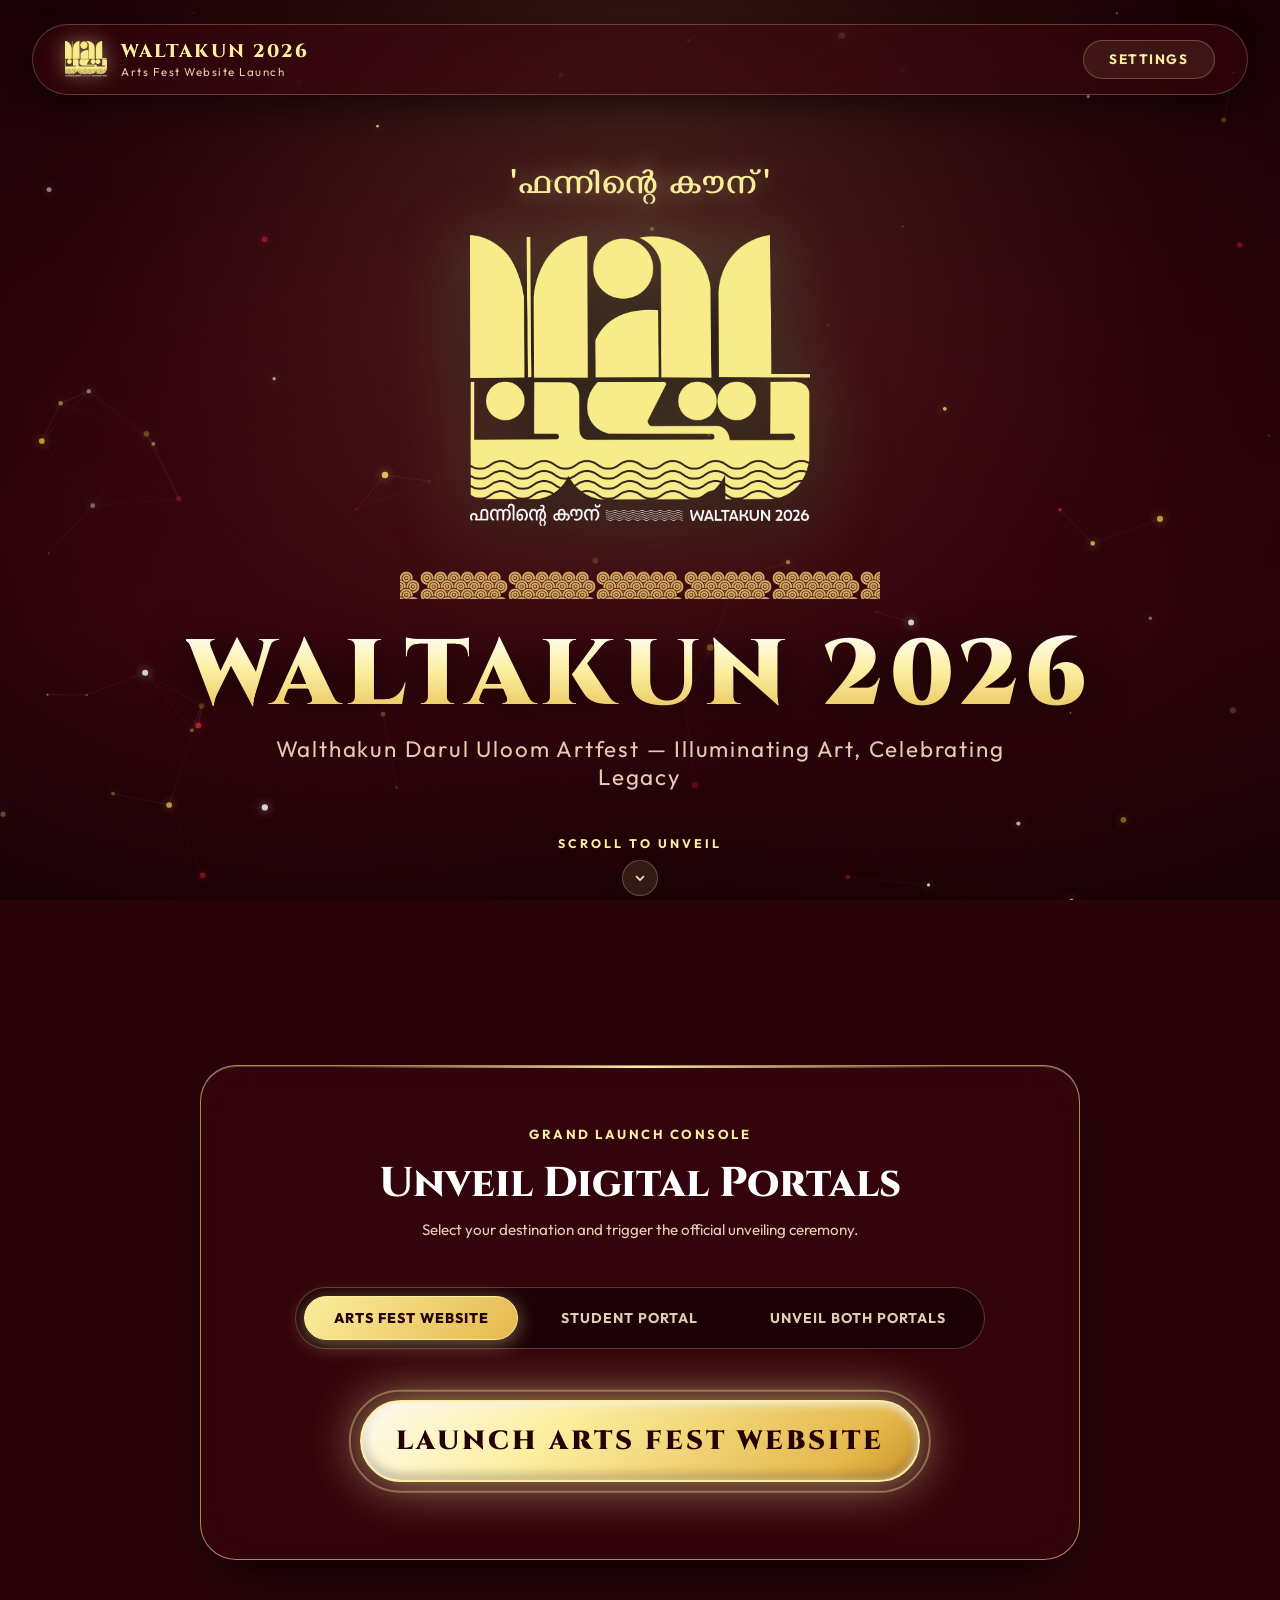
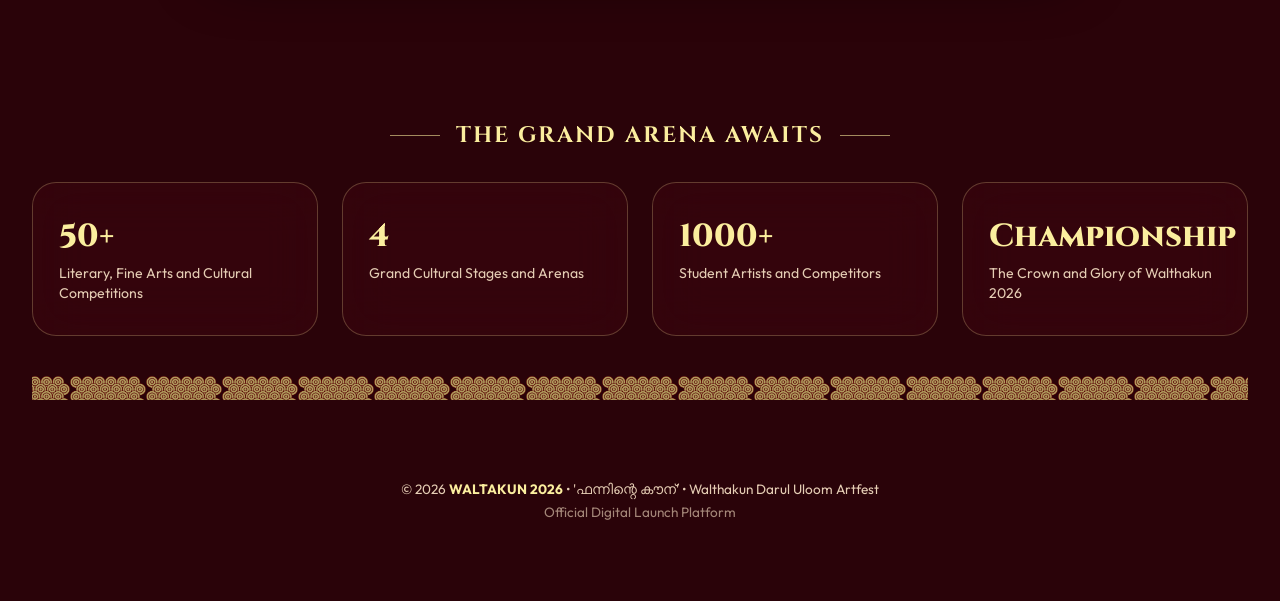
<file: index.html>
<!DOCTYPE html>
<html lang="en">
<head>
  <meta charset="UTF-8">
  <meta name="viewport" content="width=device-width, initial-scale=1.0">
  <title>WALTAKUN 2026 — Arts Fest & Student Portal Launch</title>
  
  <!-- Meta & Social Sharing -->
  <meta name="description" content="ഫന്നിന്റെ കൗന് — Official Website Launch Portal for WALTAKUN 2026 Artfest & Student Portal.">
  <meta property="og:title" content="WALTAKUN 2026 — Art Fest & Student Portal Launch">
  <meta property="og:description" content="ഫന്നിന്റെ കൗന് — Experience the grand unveiling of WALTAKUN 2026.">
  <meta property="og:image" content="assets/logo-transparent.png">
  <meta property="og:type" content="website">

  <!-- Favicon -->
  <link rel="icon" type="image/png" href="assets/logo-transparent.png">

  <!-- Google Fonts: Cinzel, Outfit, and Malayalam Gayathri -->
  <link rel="preconnect" href="https://fonts.googleapis.com">
  <link rel="preconnect" href="https://fonts.gstatic.com" crossorigin>
  <link href="https://fonts.googleapis.com/css2?family=Cinzel:wght@600;700;800;900&family=Gayathri:wght@700&family=Outfit:wght@300;400;500;600;700;800&display=swap" rel="stylesheet">

  <!-- Stylesheet -->
  <link rel="stylesheet" href="css/style.css">
</head>
<body>

  <!-- Ambient Velvet Crimson Background & Video Background -->
  <div class="ambient-glow-background"></div>
  
  <div class="video-bg-container">
    <video id="bg-video-1" class="bg-video active" autoplay muted playsinline preload="auto">
      <source src="assets/videos/logo_drifting.mp4" type="video/mp4">
      <source src="Yellow_logo_drifting_on_red_20260910125820.mp4" type="video/mp4">
    </video>
    <video id="bg-video-2" class="bg-video" muted playsinline preload="auto">
      <source src="assets/videos/patterns_floating.mp4" type="video/mp4">
      <source src="Lettering_and_patterns_floating_1080p_20260910125832.mp4" type="video/mp4">
    </video>
    <div class="video-tint-vignette"></div>
  </div>

  <canvas id="particles-canvas"></canvas>
  <canvas id="confetti-canvas"></canvas>

  <!-- Page Layout Wrapper -->
  <div class="app-container">
    
    <!-- Top Minimal Navigation Bar -->
    <header class="header-nav">
      <a href="#" class="brand-link">
        <img src="assets/logo-transparent.png" alt="WALTAKUN Logo" class="nav-logo-thumb">
        <div class="nav-brand-info">
          <span class="nav-fest-title" id="nav-fest-title">WALTAKUN 2026</span>
          <span class="nav-fest-subtitle" id="nav-fest-subtitle">Darul Uloom Artfest</span>
        </div>
      </a>

      <!-- Dedicated Settings Capsule Button in Top Right -->
      <button id="btn-open-settings" class="btn-dedicated-settings" title="Open Launch Settings">
        <span>Settings</span>
      </button>
    </header>

    <!-- =======================================================
         SECTION 1: TOP HERO (Official Artwork, Motto, Typography)
         ======================================================= -->
    <section class="hero-top-section">
      
      <!-- Official Poster Motto Callout -->
      <div class="poster-motto-callout" id="hero-motto">
        'ഫന്നിന്റെ കൗന്'
      </div>

      <!-- Official Transparent Typography Logo Showcase -->
      <div class="hero-logo-showcase">
        <div class="hero-logo-glow"></div>
        <img src="assets/logo-transparent.png" alt="WALTAKUN 2026 Typography Logo" class="hero-logo-img">
      </div>

      <!-- Ornate Concentric Circles Divider Motif -->
      <div class="ornate-circles-divider"></div>

      <h1 class="fest-hero-title" id="hero-title">WALTAKUN 2026</h1>
      <p class="fest-hero-sub" id="hero-tagline">Walthakun Darul Uloom Artfest — Illuminating Art, Celebrating Legacy</p>

      <!-- Animated Scroll Down Guide to the Launch Arena -->
      <a href="#launch-arena" class="scroll-down-prompt">
        <span class="scroll-text">Scroll to Unveil</span>
        <div class="scroll-chevron-bounce">
          <svg width="16" height="16" viewBox="0 0 24 24" fill="none" stroke="currentColor" stroke-width="2.5">
            <path d="M6 9l6 6 6-6"/>
          </svg>
        </div>
      </a>

    </section>

    <!-- =======================================================
         SECTION 2: BIG CAPSULE LAUNCH BUTTON IN THE MIDDLE
         PURE TEXT ONLY - NO EMOJIS
         ======================================================= -->
    <section id="launch-arena" class="launch-middle-section">
      <div class="console-container-glass">
        <div class="console-decor-line"></div>

        <span class="console-heading-tag">Grand Launch Console</span>
        <h2 class="console-main-heading">Unveil Digital Portals</h2>
        <p class="console-sub-text">Select your destination and trigger the official unveiling ceremony.</p>

        <!-- Dual Website Selector Tabs (Capsule Style, Text Only) -->
        <div class="launch-target-selector">
          <button id="tab-launch-fest" class="tab-select-btn active">
            Arts Fest Website
          </button>
          <button id="tab-launch-portal" class="tab-select-btn">
            Student Portal
          </button>
          <button id="tab-launch-both" class="tab-select-btn">
            Unveil Both Portals
          </button>
        </div>

        <!-- BIG CAPSULE LAUNCH BUTTON (TEXT ONLY, NO EMOJIS) -->
        <div class="capsule-launch-arena">
          <div class="capsule-pulse-aura"></div>
          
          <button id="btn-master-launch" class="btn-grand-capsule-launch" title="Launch Website">
            <span class="capsule-btn-text" id="capsule-btn-text">LAUNCH ARTS FEST WEBSITE</span>
          </button>
        </div>

      </div>
    </section>

    <!-- =======================================================
         SECTION 3: FESTIVAL HIGHLIGHTS (CLEAN & NO INSTAGRAM)
         ======================================================= -->
    <section class="highlights-showcase-section">
      <div class="showcase-title-row">
        <div class="showcase-line"></div>
        <h3 class="showcase-title">The Grand Arena Awaits</h3>
        <div class="showcase-line"></div>
      </div>

      <div class="fest-stats-grid">
        <div class="stat-glass-card">
          <div class="stat-number">50+</div>
          <div class="stat-desc">Literary, Fine Arts and Cultural Competitions</div>
        </div>
        <div class="stat-glass-card">
          <div class="stat-number">4</div>
          <div class="stat-desc">Grand Cultural Stages and Arenas</div>
        </div>
        <div class="stat-glass-card">
          <div class="stat-number">1000+</div>
          <div class="stat-desc">Student Artists and Competitors</div>
        </div>
        <div class="stat-glass-card">
          <div class="stat-number">Championship</div>
          <div class="stat-desc">The Crown and Glory of Walthakun 2026</div>
        </div>
      </div>

      <!-- Ornate Lace Footer Trim -->
      <div class="ornate-lace-trim"></div>
    </section>

    <!-- Minimal Clean Footer -->
    <footer class="app-footer">
      <p>© 2026 <strong>WALTAKUN 2026</strong> • 'ഫന്നിന്റെ കൗന്' • Walthakun Darul Uloom Artfest</p>
      <p style="margin-top: 0.3rem; opacity: 0.65;">Official Digital Launch Platform</p>
    </footer>

  </div>

  <!-- =======================================================
       DEDICATED FULL SETTINGS MODAL (NO INSTAGRAM)
       ======================================================= -->
  <div id="settings-modal" class="settings-modal-wrapper">
    <div class="settings-glass-card">
      <div class="settings-header">
        <h3>Launch Console Settings</h3>
        <p>Configure destination URLs, festival identity, audio, and launch behavior.</p>
      </div>

      <!-- Destination URLs -->
      <div class="settings-section-label">Target Destinations</div>
      
      <div class="form-group">
        <label for="input-artsfest-url">Arts Fest Website URL:</label>
        <input type="url" id="input-artsfest-url" class="glass-input" placeholder="https://waltakun2026.com">
      </div>

      <div class="form-group">
        <label for="input-portal-url">Student Portal URL:</label>
        <input type="url" id="input-portal-url" class="glass-input" placeholder="https://portal.waltakun2026.com">
      </div>

      <!-- Identity -->
      <div class="settings-section-label">Festival Identity</div>

      <div class="form-group">
        <label for="input-fest-title">Festival Title:</label>
        <input type="text" id="input-fest-title" class="glass-input" value="WALTAKUN 2026">
      </div>

      <div class="form-group">
        <label for="input-fest-motto">Malayalam Motto:</label>
        <input type="text" id="input-fest-motto" class="glass-input" value="ഫന്നിന്റെ കൗന്">
      </div>

      <!-- Launch Preferences -->
      <div class="settings-section-label">Launch Sequence & Audio</div>

      <div class="form-group">
        <label for="input-countdown-seconds">Countdown Duration (Seconds):</label>
        <input type="number" id="input-countdown-seconds" class="glass-input" min="2" max="10" value="5">
      </div>

      <div class="form-toggle-row">
        <span>Enable Sound Effects (Classical Timer & Deep Bass)</span>
        <input type="checkbox" id="check-sound-enabled" checked>
      </div>

      <div class="form-toggle-row">
        <span>Require 2-Second Hold on Launch Button</span>
        <input type="checkbox" id="check-hold-to-launch">
      </div>

      <div class="form-toggle-row">
        <span>Stage Fullscreen Mode</span>
        <input type="checkbox" id="check-stage-fullscreen">
      </div>

      <div class="form-group" style="margin-top: 1rem;">
        <label for="select-bg-video-mode">Background Motion Video:</label>
        <select id="select-bg-video-mode" class="glass-input" style="cursor: pointer;">
          <option value="alternate">Alternating Loop (Both Motion Videos)</option>
          <option value="video1">Motion 1: Yellow Logo Drifting</option>
          <option value="video2">Motion 2: Lettering & Patterns</option>
        </select>
      </div>

      <!-- Actions -->
      <div class="settings-actions">
        <button id="btn-settings-reset" class="btn-settings-reset">Reset to Defaults</button>
        <div class="settings-action-right">
          <button id="btn-settings-cancel" class="btn-modal-cancel">Cancel</button>
          <button id="btn-settings-save" class="btn-modal-save">Save & Apply</button>
        </div>
      </div>
    </div>
  </div>

  <!-- =======================================================
       FULLSCREEN LAUNCH SEQUENCE THEATER
       Classical countdown ticks + deep bass drop + confetti
       TEXT ONLY, NO EMOJIS
       ======================================================= -->
  <div id="launch-overlay" class="launch-overlay-theater">
    <div class="theater-content-box">
      
      <!-- Mini Official Logo in Theater -->
      <img src="assets/logo-transparent.png" alt="WALTAKUN Logo" class="theater-logo-mini">

      <!-- Step 1: Classical Metronome Countdown -->
      <div id="launch-step-countdown" class="countdown-theater-step">
        <div class="classical-countdown-digit" id="launch-counter-num">5</div>
        <div class="countdown-theater-caption" id="launch-countdown-caption">UNVEILING PLATFORM...</div>
      </div>

      <!-- Step 2: Bass Drop, Celebration, and Smooth Redirect -->
      <div id="launch-step-success" class="unveil-theater-step">
        <div class="unveil-live-badge" id="unveil-live-badge">PLATFORM UNVEILED</div>
        <h2 class="unveil-heading" id="unveil-heading">WALTAKUN 2026 IS LIVE</h2>
        <p class="unveil-sub" id="unveil-sub">Welcome to the official digital platform.</p>

        <!-- Redirect Progress Bar -->
        <div class="theater-redirect-bar-track">
          <div id="theater-redirect-bar-fill" class="theater-redirect-bar-fill"></div>
        </div>
        <div id="theater-timer-status" class="theater-timer-status">
          Transferring to website in <strong>4</strong> seconds...
        </div>

        <!-- Immediate Fallback Capsule Button -->
        <button id="btn-theater-proceed" class="btn-theater-proceed">
          ENTER WEBSITE NOW
        </button>
      </div>

    </div>
  </div>

  <!-- JavaScript Modules -->
  <script src="js/config.js"></script>
  <script src="js/sound.js"></script>
  <script src="js/particles.js"></script>
  <script src="js/confetti.js"></script>
  <script src="js/app.js"></script>
</body>
</html>
</file>
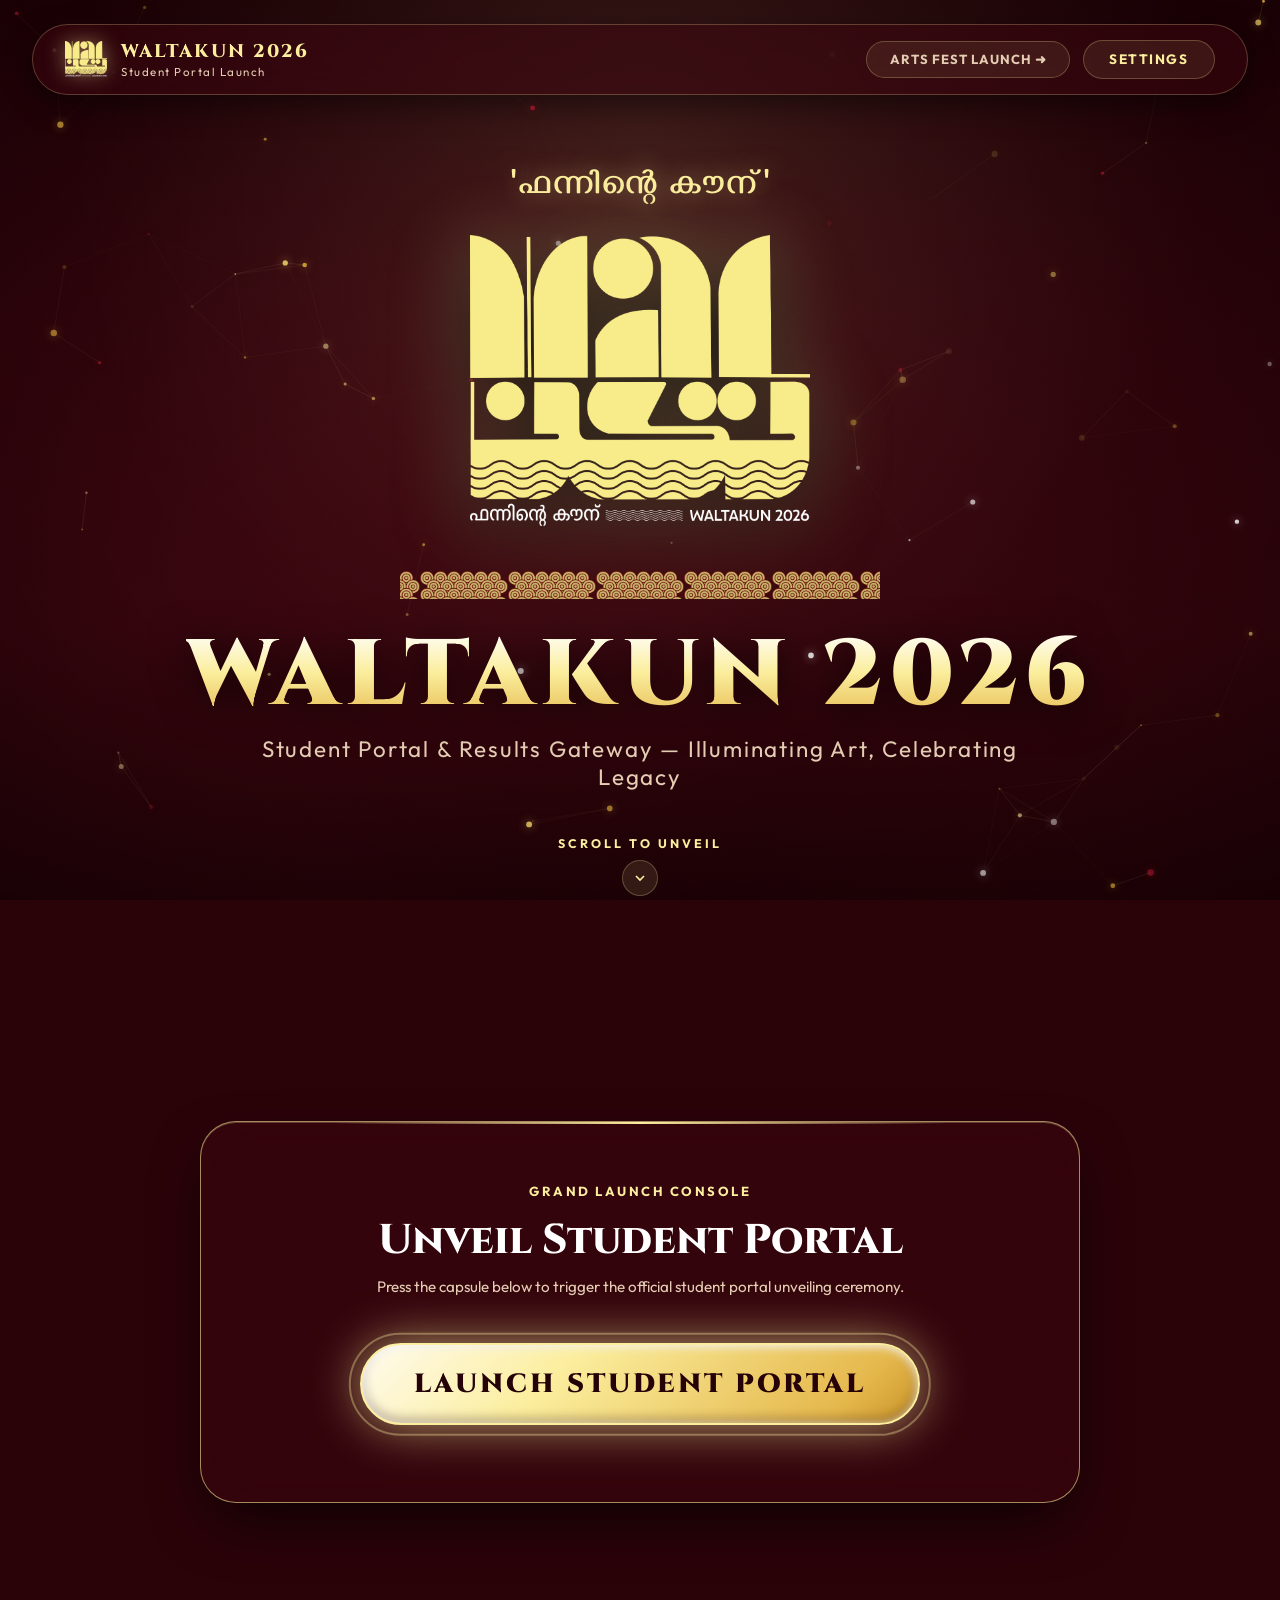
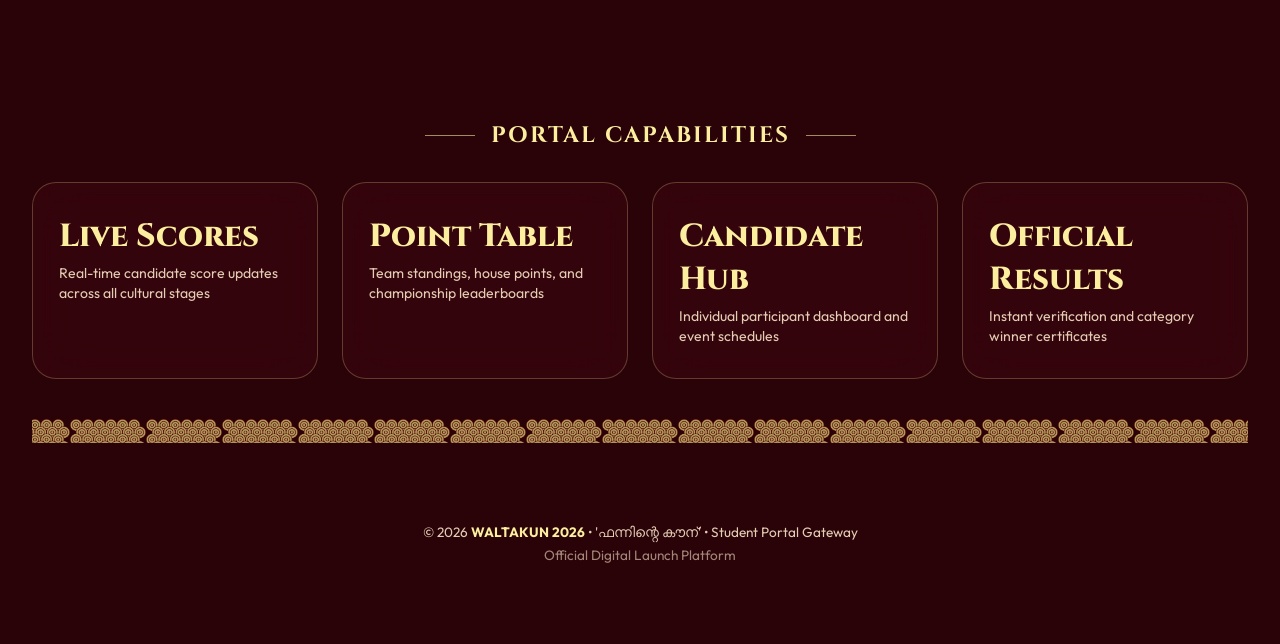
<file: student-portal.html>
<!DOCTYPE html>
<html lang="en">
<head>
  <meta charset="UTF-8">
  <meta name="viewport" content="width=device-width, initial-scale=1.0">
  <title>WALTAKUN 2026 — Student Portal Launch</title>
  
  <!-- Meta & Social Sharing -->
  <meta name="description" content="ഫന്നിന്റെ കൗന് — Official Student Portal Launch for WALTAKUN 2026.">
  <meta property="og:title" content="WALTAKUN 2026 — Student Portal Launch">
  <meta property="og:description" content="ഫന്നിന്റെ കൗന് — Official Student & Results Portal Launch.">
  <meta property="og:image" content="assets/logo-transparent.png">
  <meta property="og:type" content="website">

  <!-- Favicon -->
  <link rel="icon" type="image/png" href="assets/logo-transparent.png">

  <!-- Google Fonts: Cinzel, Outfit, and Malayalam Gayathri -->
  <link rel="preconnect" href="https://fonts.googleapis.com">
  <link rel="preconnect" href="https://fonts.gstatic.com" crossorigin>
  <link href="https://fonts.googleapis.com/css2?family=Cinzel:wght@600;700;800;900&family=Gayathri:wght@700&family=Outfit:wght@300;400;500;600;700;800&display=swap" rel="stylesheet">

  <!-- Stylesheet -->
  <link rel="stylesheet" href="css/style.css">
</head>
<body data-page-mode="portal">

  <!-- Ambient Velvet Crimson Background & Video Background -->
  <div class="ambient-glow-background"></div>
  
  <div class="video-bg-container">
    <video id="bg-video-1" class="bg-video active" autoplay muted playsinline preload="auto">
      <source src="assets/videos/logo_drifting.mp4" type="video/mp4">
      <source src="Yellow_logo_drifting_on_red_20260910125820.mp4" type="video/mp4">
    </video>
    <video id="bg-video-2" class="bg-video" muted playsinline preload="auto">
      <source src="assets/videos/patterns_floating.mp4" type="video/mp4">
      <source src="Lettering_and_patterns_floating_1080p_20260910125832.mp4" type="video/mp4">
    </video>
    <div class="video-tint-vignette"></div>
  </div>

  <canvas id="particles-canvas"></canvas>
  <canvas id="confetti-canvas"></canvas>

  <!-- Page Layout Wrapper -->
  <div class="app-container">
    
    <!-- Top Minimal Navigation Bar -->
    <header class="header-nav">
      <a href="student-portal.html" class="brand-link">
        <img src="assets/logo-transparent.png" alt="WALTAKUN Logo" class="nav-logo-thumb">
        <div class="nav-brand-info">
          <span class="nav-fest-title" id="nav-fest-title">WALTAKUN 2026</span>
          <span class="nav-fest-subtitle" id="nav-fest-subtitle">Student Portal Launch</span>
        </div>
      </a>

      <div class="nav-actions-group">
        <a href="index.html" class="nav-switch-link" title="Go to Arts Fest Website Launch">
          Arts Fest Launch ➜
        </a>
        <button id="btn-open-settings" class="btn-dedicated-settings" title="Open Launch Settings">
          <span>Settings</span>
        </button>
      </div>
    </header>

    <!-- =======================================================
         SECTION 1: TOP HERO (Official Artwork, Motto, Typography)
         ======================================================= -->
    <section class="hero-top-section">
      
      <!-- Official Poster Motto Callout -->
      <div class="poster-motto-callout" id="hero-motto">
        'ഫന്നിന്റെ കൗന്'
      </div>

      <!-- Official Transparent Typography Logo Showcase -->
      <div class="hero-logo-showcase">
        <div class="hero-logo-glow"></div>
        <img src="assets/logo-transparent.png" alt="WALTAKUN 2026 Typography Logo" class="hero-logo-img">
      </div>

      <!-- Ornate Concentric Circles Divider Motif -->
      <div class="ornate-circles-divider"></div>

      <h1 class="fest-hero-title" id="hero-title">WALTAKUN 2026</h1>
      <p class="fest-hero-sub" id="hero-tagline">Student Portal & Results Gateway — Illuminating Art, Celebrating Legacy</p>

      <!-- Animated Scroll Down Guide to the Launch Arena -->
      <a href="#launch-arena" class="scroll-down-prompt">
        <span class="scroll-text">Scroll to Unveil</span>
        <div class="scroll-chevron-bounce">
          <svg width="16" height="16" viewBox="0 0 24 24" fill="none" stroke="currentColor" stroke-width="2.5">
            <path d="M6 9l6 6 6-6"/>
          </svg>
        </div>
      </a>

    </section>

    <!-- =======================================================
         SECTION 2: BIG CAPSULE LAUNCH BUTTON IN THE MIDDLE
         DEDICATED TO STUDENT PORTAL - TEXT ONLY, NO EMOJIS
         ======================================================= -->
    <section id="launch-arena" class="launch-middle-section">
      <div class="console-container-glass">
        <div class="console-decor-line"></div>

        <span class="console-heading-tag">Grand Launch Console</span>
        <h2 class="console-main-heading">Unveil Student Portal</h2>
        <p class="console-sub-text">Press the capsule below to trigger the official student portal unveiling ceremony.</p>

        <!-- BIG CAPSULE LAUNCH BUTTON (TEXT ONLY, NO EMOJIS) -->
        <div class="capsule-launch-arena">
          <div class="capsule-pulse-aura"></div>
          
          <button id="btn-master-launch" class="btn-grand-capsule-launch" title="Launch Student Portal">
            <span class="capsule-btn-text" id="capsule-btn-text">LAUNCH STUDENT PORTAL</span>
          </button>
        </div>

      </div>
    </section>

    <!-- =======================================================
         SECTION 3: PORTAL FEATURES & HIGHLIGHTS
         ======================================================= -->
    <section class="highlights-showcase-section">
      <div class="showcase-title-row">
        <div class="showcase-line"></div>
        <h3 class="showcase-title">Portal Capabilities</h3>
        <div class="showcase-line"></div>
      </div>

      <div class="fest-stats-grid">
        <div class="stat-glass-card">
          <div class="stat-number">Live Scores</div>
          <div class="stat-desc">Real-time candidate score updates across all cultural stages</div>
        </div>
        <div class="stat-glass-card">
          <div class="stat-number">Point Table</div>
          <div class="stat-desc">Team standings, house points, and championship leaderboards</div>
        </div>
        <div class="stat-glass-card">
          <div class="stat-number">Candidate Hub</div>
          <div class="stat-desc">Individual participant dashboard and event schedules</div>
        </div>
        <div class="stat-glass-card">
          <div class="stat-number">Official Results</div>
          <div class="stat-desc">Instant verification and category winner certificates</div>
        </div>
      </div>

      <!-- Ornate Lace Footer Trim -->
      <div class="ornate-lace-trim"></div>
    </section>

    <!-- Minimal Clean Footer -->
    <footer class="app-footer">
      <p>© 2026 <strong>WALTAKUN 2026</strong> • 'ഫന്നിന്റെ കൗന്' • Student Portal Gateway</p>
      <p style="margin-top: 0.3rem; opacity: 0.65;">Official Digital Launch Platform</p>
    </footer>

  </div>

  <!-- =======================================================
       DEDICATED FULL SETTINGS MODAL
       ======================================================= -->
  <div id="settings-modal" class="settings-modal-wrapper">
    <div class="settings-glass-card">
      <div class="settings-header">
        <h3>Launch Console Settings</h3>
        <p>Configure destination URLs, festival identity, audio, and launch behavior.</p>
      </div>

      <!-- Destination URLs -->
      <div class="settings-section-label">Target Destinations</div>
      
      <div class="form-group">
        <label for="input-portal-url">Student Portal URL:</label>
        <input type="url" id="input-portal-url" class="glass-input" placeholder="https://portal.waltakun2026.com">
      </div>

      <div class="form-group">
        <label for="input-artsfest-url">Arts Fest Website URL:</label>
        <input type="url" id="input-artsfest-url" class="glass-input" placeholder="https://waltakun2026.com">
      </div>

      <!-- Identity -->
      <div class="settings-section-label">Festival Identity</div>

      <div class="form-group">
        <label for="input-fest-title">Festival Title:</label>
        <input type="text" id="input-fest-title" class="glass-input" value="WALTAKUN 2026">
      </div>

      <div class="form-group">
        <label for="input-fest-motto">Malayalam Motto:</label>
        <input type="text" id="input-fest-motto" class="glass-input" value="ഫന്നിന്റെ കൗന്">
      </div>

      <!-- Launch Preferences -->
      <div class="settings-section-label">Launch Sequence & Audio</div>

      <div class="form-group">
        <label for="input-countdown-seconds">Countdown Duration (Seconds):</label>
        <input type="number" id="input-countdown-seconds" class="glass-input" min="2" max="10" value="5">
      </div>

      <div class="form-toggle-row">
        <span>Enable Sound Effects (Classical Timer & Deep Bass)</span>
        <input type="checkbox" id="check-sound-enabled" checked>
      </div>

      <div class="form-toggle-row">
        <span>Require 2-Second Hold on Launch Button</span>
        <input type="checkbox" id="check-hold-to-launch">
      </div>

      <div class="form-toggle-row">
        <span>Stage Fullscreen Mode</span>
        <input type="checkbox" id="check-stage-fullscreen">
      </div>

      <div class="form-group" style="margin-top: 1rem;">
        <label for="select-bg-video-mode">Background Motion Video:</label>
        <select id="select-bg-video-mode" class="glass-input" style="cursor: pointer;">
          <option value="alternate">Alternating Loop (Both Motion Videos)</option>
          <option value="video1">Motion 1: Yellow Logo Drifting</option>
          <option value="video2">Motion 2: Lettering & Patterns</option>
        </select>
      </div>

      <!-- Actions -->
      <div class="settings-actions">
        <button id="btn-settings-reset" class="btn-settings-reset">Reset to Defaults</button>
        <div class="settings-action-right">
          <button id="btn-settings-cancel" class="btn-modal-cancel">Cancel</button>
          <button id="btn-settings-save" class="btn-modal-save">Save & Apply</button>
        </div>
      </div>
    </div>
  </div>

  <!-- =======================================================
       FULLSCREEN LAUNCH SEQUENCE THEATER
       Classical countdown ticks + deep bass drop + confetti
       ======================================================= -->
  <div id="launch-overlay" class="launch-overlay-theater">
    <div class="theater-content-box">
      
      <!-- Mini Official Logo in Theater -->
      <img src="assets/logo-transparent.png" alt="WALTAKUN Logo" class="theater-logo-mini">

      <!-- Step 1: Classical Metronome Countdown -->
      <div id="launch-step-countdown" class="countdown-theater-step">
        <div class="classical-countdown-digit" id="launch-counter-num">5</div>
        <div class="countdown-theater-caption" id="launch-countdown-caption">INITIALIZING STUDENT PORTAL...</div>
      </div>

      <!-- Step 2: Bass Drop, Celebration, and Smooth Redirect -->
      <div id="launch-step-success" class="unveil-theater-step">
        <div class="unveil-live-badge" id="unveil-live-badge">STUDENT PORTAL UNVEILED</div>
        <h2 class="unveil-heading" id="unveil-heading">STUDENT PORTAL IS LIVE</h2>
        <p class="unveil-sub" id="unveil-sub">Welcome to the official participant & results portal.</p>

        <!-- Redirect Progress Bar -->
        <div class="theater-redirect-bar-track">
          <div id="theater-redirect-bar-fill" class="theater-redirect-bar-fill"></div>
        </div>
        <div id="theater-timer-status" class="theater-timer-status">
          Transferring to portal in <strong>4</strong> seconds...
        </div>

        <!-- Immediate Fallback Capsule Button -->
        <button id="btn-theater-proceed" class="btn-theater-proceed">
          ENTER STUDENT PORTAL NOW
        </button>
      </div>

    </div>
  </div>

  <!-- JavaScript Modules -->
  <script src="js/config.js"></script>
  <script src="js/sound.js"></script>
  <script src="js/particles.js"></script>
  <script src="js/confetti.js"></script>
  <script src="js/app.js"></script>
</body>
</html>
</file>
<file: css/style.css>
/* ===================================================================
   WALTAKUN 2026 - Official Art Fest & Student Portal Launch Portal
   Aesthetic: Velvet Crimson & Champagne Gold Glassmorphism
   Theme: "ഫന്നിന്റെ കൗന്" — WALTAKUN 2026
   Official Assets: Transparent Typography Logo, Ornate Motif, Poster Tone
   Pure Text Capsule Action Buttons, No Emojis, No Instagram
   =================================================================== */

:root {
  /* Official Palette from Poster */
  --crimson-dark: #2a0309;
  --crimson-base: #3f0710;
  --crimson-rich: #580b17;
  --crimson-glow: #821325;

  --gold-champagne: #fbee9e;
  --gold-warm: #f4d76a;
  --gold-rich: #e5b84c;
  --gold-deep: #c99327;

  /* Glassmorphism Tokens */
  --glass-bg: rgba(63, 7, 16, 0.52);
  --glass-bg-hover: rgba(88, 11, 23, 0.72);
  --glass-border: rgba(251, 238, 158, 0.24);
  --glass-border-bright: rgba(251, 238, 158, 0.58);
  --glass-shadow: 0 25px 60px -15px rgba(0, 0, 0, 0.8);
  --glass-blur: blur(24px);

  --text-primary: #fffbf0;
  --text-muted: #e5cdb4;
  --text-gold: #fbee9e;

  --font-malayalam: 'Gayathri', 'Manjari', -apple-system, sans-serif;
  --font-display: 'Cinzel', 'Playfair Display', serif;
  --font-body: 'Outfit', -apple-system, BlinkMacSystemFont, 'Segoe UI', sans-serif;
  
  --transition-smooth: all 0.35s cubic-bezier(0.4, 0, 0.2, 1);
}

* {
  margin: 0;
  padding: 0;
  box-sizing: border-box;
}

html {
  scroll-behavior: smooth;
}

body {
  width: 100%;
  min-height: 100vh;
  background-color: var(--crimson-dark);
  color: var(--text-primary);
  font-family: var(--font-body);
  overflow-x: hidden;
  position: relative;
  -webkit-font-smoothing: antialiased;
}

/* Ambient Deep Velvet Crimson Texture Background */
.ambient-glow-background {
  position: fixed;
  top: 0;
  left: 0;
  width: 100vw;
  height: 100vh;
  z-index: 0;
  pointer-events: none;
  background: 
    radial-gradient(circle at 50% 18%, rgba(251, 238, 158, 0.16) 0%, transparent 58%),
    radial-gradient(circle at 15% 65%, rgba(130, 19, 37, 0.4) 0%, transparent 50%),
    radial-gradient(circle at 85% 70%, rgba(88, 11, 23, 0.45) 0%, transparent 50%),
    linear-gradient(180deg, #1c0206 0%, #35050e 35%, #470813 70%, #170104 100%);
}

/* Video Background Container (Dual Crossfading Motion Videos) */
.video-bg-container {
  position: fixed;
  top: 0;
  left: 0;
  width: 100vw;
  height: 100vh;
  z-index: 0;
  pointer-events: none;
  overflow: hidden;
}

.bg-video {
  position: absolute;
  top: 50%;
  left: 50%;
  min-width: 100%;
  min-height: 100%;
  width: 100%;
  height: 100%;
  object-fit: cover;
  transform: translate(-50%, -50%);
  opacity: 0;
  transition: opacity 1.8s ease-in-out;
  filter: saturate(115%) brightness(60%);
}

.bg-video.active {
  opacity: 0.65;
}

.video-tint-vignette {
  position: absolute;
  top: 0;
  left: 0;
  width: 100%;
  height: 100%;
  z-index: 1;
  background: radial-gradient(circle at 50% 30%, rgba(53, 5, 14, 0.25) 0%, rgba(20, 1, 4, 0.75) 100%);
}

#particles-canvas, #confetti-canvas {
  position: fixed;
  top: 0;
  left: 0;
  width: 100%;
  height: 100%;
  pointer-events: none;
}

#particles-canvas {
  z-index: 1;
}

#confetti-canvas {
  z-index: 999;
}

/* Main Container Layout */
.app-container {
  position: relative;
  z-index: 2;
  width: 100%;
  max-width: 1280px;
  margin: 0 auto;
  padding: 1.5rem 2rem 4rem;
  display: flex;
  flex-direction: column;
}

/* Top Navigation Bar: Minimal & Clean */
.header-nav {
  display: flex;
  align-items: center;
  justify-content: space-between;
  padding: 0.9rem 2rem;
  background: var(--glass-bg);
  border: 1px solid var(--glass-border);
  backdrop-filter: var(--glass-blur);
  -webkit-backdrop-filter: var(--glass-blur);
  border-radius: 999px;
  box-shadow: 0 10px 30px rgba(0, 0, 0, 0.45);
  margin-bottom: 2.5rem;
}

.brand-link {
  display: flex;
  align-items: center;
  gap: 0.9rem;
  text-decoration: none;
}

.nav-logo-thumb {
  width: 42px;
  height: 38px;
  object-fit: contain;
  filter: drop-shadow(0 0 10px rgba(251, 238, 158, 0.5));
  transition: transform 0.3s ease;
}

.brand-link:hover .nav-logo-thumb {
  transform: scale(1.08);
}

.nav-brand-info {
  display: flex;
  flex-direction: column;
}

.nav-fest-title {
  font-family: var(--font-display);
  font-size: 1.15rem;
  font-weight: 800;
  letter-spacing: 2px;
  color: var(--gold-champagne);
  text-transform: uppercase;
}

.nav-fest-subtitle {
  font-size: 0.72rem;
  color: var(--text-muted);
  letter-spacing: 1.5px;
}

.nav-actions-group {
  display: flex;
  align-items: center;
  gap: 0.8rem;
}

.nav-switch-link {
  background: rgba(251, 238, 158, 0.08);
  border: 1px solid var(--glass-border);
  color: var(--text-muted);
  padding: 0.6rem 1.4rem;
  border-radius: 999px;
  font-size: 0.82rem;
  font-weight: 700;
  letter-spacing: 1px;
  text-transform: uppercase;
  text-decoration: none;
  transition: var(--transition-smooth);
  display: flex;
  align-items: center;
  gap: 0.4rem;
}

.nav-switch-link:hover {
  background: rgba(251, 238, 158, 0.18);
  color: var(--gold-champagne);
  border-color: var(--gold-champagne);
  transform: translateY(-1px);
}

/* Dedicated Settings Capsule Button in Top Right */
.btn-dedicated-settings {
  background: rgba(251, 238, 158, 0.08);
  border: 1px solid var(--glass-border);
  color: var(--gold-champagne);
  padding: 0.6rem 1.6rem;
  border-radius: 999px;
  font-size: 0.85rem;
  font-weight: 700;
  letter-spacing: 1.5px;
  text-transform: uppercase;
  cursor: pointer;
  transition: var(--transition-smooth);
  font-family: var(--font-body);
}

.btn-dedicated-settings:hover {
  background: rgba(251, 238, 158, 0.2);
  border-color: var(--gold-champagne);
  box-shadow: 0 0 20px rgba(251, 238, 158, 0.35);
  transform: translateY(-1px);
}

/* ===================================================================
   SECTION 1: TOP HERO (Official Logo, Motto, Headings)
   =================================================================== */
.hero-top-section {
  display: flex;
  flex-direction: column;
  align-items: center;
  justify-content: center;
  text-align: center;
  padding: 2rem 0 3.5rem;
  position: relative;
}

/* Official Motto from Poster: 'ഫന്നിന്റെ കൗന്' */
.poster-motto-callout {
  font-family: var(--font-malayalam);
  font-size: clamp(1.4rem, 3.2vw, 2.2rem);
  font-weight: 700;
  color: var(--gold-champagne);
  letter-spacing: 1px;
  margin-bottom: 1.6rem;
  text-shadow: 0 0 25px rgba(251, 238, 158, 0.5);
  display: inline-block;
  position: relative;
}

/* Official Transparent Typography Logo Display */
.hero-logo-showcase {
  position: relative;
  margin-bottom: 1.8rem;
  display: flex;
  align-items: center;
  justify-content: center;
}

.hero-logo-glow {
  position: absolute;
  width: 320px;
  height: 280px;
  border-radius: 50%;
  background: radial-gradient(circle, rgba(251, 238, 158, 0.28) 0%, transparent 70%);
  filter: blur(28px);
  pointer-events: none;
  animation: breathe-glow 4s infinite ease-in-out;
}

@keyframes breathe-glow {
  0%, 100% { opacity: 0.6; transform: scale(1); }
  50% { opacity: 1; transform: scale(1.1); }
}

.hero-logo-img {
  position: relative;
  width: 100%;
  max-width: 340px;
  height: auto;
  object-fit: contain;
  filter: drop-shadow(0 15px 35px rgba(0, 0, 0, 0.8)) drop-shadow(0 0 30px rgba(251, 238, 158, 0.3));
  transition: transform 0.4s ease;
}

.hero-logo-img:hover {
  transform: scale(1.03);
}

/* Ornate Concentric Circles Divider Motif */
.ornate-circles-divider {
  width: 100%;
  max-width: 480px;
  height: 28px;
  margin: 1rem 0 1.8rem;
  background-image: url('../assets/pattern-circles.png');
  background-repeat: repeat-x;
  background-position: center;
  background-size: contain;
  opacity: 0.75;
}

/* Grand Typography */
.fest-hero-title {
  font-family: var(--font-display);
  font-size: clamp(3rem, 7.5vw, 5.8rem);
  font-weight: 900;
  letter-spacing: 6px;
  line-height: 1.05;
  text-transform: uppercase;
  margin-bottom: 0.6rem;
  background: linear-gradient(180deg, #ffffff 0%, #fbee9e 45%, #e5b84c 100%);
  -webkit-background-clip: text;
  -webkit-text-fill-color: transparent;
  filter: drop-shadow(0 6px 20px rgba(0, 0, 0, 0.7));
}

.fest-hero-sub {
  font-size: clamp(1.05rem, 2.2vw, 1.4rem);
  color: var(--text-muted);
  font-weight: 400;
  letter-spacing: 1.8px;
  max-width: 780px;
  margin-bottom: 2.8rem;
}

/* Scroll Down Prompt */
.scroll-down-prompt {
  display: flex;
  flex-direction: column;
  align-items: center;
  gap: 0.6rem;
  cursor: pointer;
  text-decoration: none;
  color: var(--gold-champagne);
  transition: var(--transition-smooth);
}

.scroll-text {
  font-size: 0.78rem;
  font-weight: 700;
  letter-spacing: 3px;
  text-transform: uppercase;
}

.scroll-chevron-bounce {
  width: 36px;
  height: 36px;
  border-radius: 50%;
  background: rgba(251, 238, 158, 0.1);
  border: 1px solid var(--glass-border);
  display: flex;
  align-items: center;
  justify-content: center;
  animation: bounce-chevron 2s infinite ease-in-out;
}

@keyframes bounce-chevron {
  0%, 100% { transform: translateY(0); }
  50% { transform: translateY(8px); }
}

/* ===================================================================
   SECTION 2: BIG LAUNCH CONSOLE IN THE MIDDLE (SCROLL DOWN REVEAL)
   CAPSULE LAUNCH BUTTON ONLY - TEXT ONLY, NO EMOJIS
   =================================================================== */
.launch-middle-section {
  min-height: 80vh;
  display: flex;
  flex-direction: column;
  align-items: center;
  justify-content: center;
  padding: 4rem 0;
  text-align: center;
}

.console-container-glass {
  background: var(--glass-bg);
  border: 1.5px solid var(--glass-border-bright);
  border-radius: 36px;
  backdrop-filter: var(--glass-blur);
  -webkit-backdrop-filter: var(--glass-blur);
  padding: 3.8rem 3rem;
  box-shadow: var(--glass-shadow), inset 0 1px 0 rgba(251, 238, 158, 0.25);
  width: 100%;
  max-width: 880px;
  display: flex;
  flex-direction: column;
  align-items: center;
  position: relative;
  overflow: hidden;
}

.console-decor-line {
  position: absolute;
  top: 0;
  left: 15%;
  width: 70%;
  height: 2px;
  background: linear-gradient(90deg, transparent, var(--gold-champagne), transparent);
}

.console-heading-tag {
  display: inline-block;
  font-size: 0.82rem;
  font-weight: 700;
  letter-spacing: 2.5px;
  text-transform: uppercase;
  color: var(--gold-champagne);
  margin-bottom: 0.8rem;
}

.console-main-heading {
  font-family: var(--font-display);
  font-size: clamp(1.8rem, 4vw, 2.6rem);
  font-weight: 800;
  color: #ffffff;
  margin-bottom: 0.5rem;
}

.console-sub-text {
  font-size: 0.95rem;
  color: var(--text-muted);
  max-width: 580px;
  margin-bottom: 2.8rem;
  line-height: 1.5;
}

/* Dual Website Selector Tabs (Capsule Style, Pure Text) */
.launch-target-selector {
  display: flex;
  align-items: center;
  gap: 0.8rem;
  background: rgba(22, 2, 6, 0.75);
  padding: 0.5rem;
  border-radius: 999px;
  border: 1px solid var(--glass-border);
  margin-bottom: 3.2rem;
  flex-wrap: wrap;
  justify-content: center;
}

.tab-select-btn {
  background: transparent;
  border: 1px solid transparent;
  color: var(--text-muted);
  padding: 0.75rem 1.8rem;
  border-radius: 999px;
  font-size: 0.88rem;
  font-weight: 700;
  letter-spacing: 1px;
  text-transform: uppercase;
  cursor: pointer;
  transition: var(--transition-smooth);
  font-family: var(--font-body);
}

.tab-select-btn:hover {
  color: var(--gold-champagne);
  background: rgba(251, 238, 158, 0.08);
}

.tab-select-btn.active {
  background: linear-gradient(135deg, var(--gold-champagne) 0%, var(--gold-rich) 100%);
  color: #240207;
  font-weight: 800;
  border-color: var(--gold-champagne);
  box-shadow: 0 4px 20px rgba(251, 238, 158, 0.4);
}

/* THE GRAND CAPSULE LAUNCH BUTTON (TEXT ONLY, NO EMOJIS) */
.capsule-launch-arena {
  position: relative;
  display: flex;
  align-items: center;
  justify-content: center;
  width: 100%;
  max-width: 560px;
  margin-bottom: 1rem;
}

.capsule-pulse-aura {
  position: absolute;
  top: 50%;
  left: 50%;
  transform: translate(-50%, -50%);
  width: 104%;
  height: 125%;
  border-radius: 999px;
  border: 2px solid rgba(251, 238, 158, 0.35);
  animation: capsule-pulse 2.8s infinite cubic-bezier(0.2, 0.6, 0.35, 1);
  pointer-events: none;
}

@keyframes capsule-pulse {
  0% { transform: translate(-50%, -50%) scale(0.96); opacity: 0.8; }
  100% { transform: translate(-50%, -50%) scale(1.12); opacity: 0; }
}

.btn-grand-capsule-launch {
  position: relative;
  width: 100%;
  min-height: 82px;
  padding: 1.3rem 3.5rem;
  border-radius: 999px;
  border: 2px solid var(--gold-champagne);
  background: linear-gradient(135deg, #fffbf0 0%, #fbee9e 35%, #e5b84c 85%, #c99327 100%);
  color: #240207;
  cursor: pointer;
  box-shadow: 
    0 0 50px rgba(251, 238, 158, 0.65),
    inset 0 2px 10px rgba(255, 255, 255, 0.9),
    inset 0 -4px 12px rgba(36, 2, 7, 0.35);
  display: flex;
  align-items: center;
  justify-content: center;
  transition: var(--transition-smooth);
  outline: none;
  user-select: none;
}

.btn-grand-capsule-launch:hover {
  transform: scale(1.03);
  box-shadow: 
    0 0 75px rgba(251, 238, 158, 0.9),
    inset 0 3px 14px rgba(255, 255, 255, 1);
}

.btn-grand-capsule-launch:active {
  transform: scale(0.98);
  box-shadow: 0 0 25px rgba(251, 238, 158, 0.45);
}

.capsule-btn-text {
  font-family: var(--font-display);
  font-size: clamp(1.25rem, 2.5vw, 1.65rem);
  font-weight: 900;
  letter-spacing: 3px;
  text-transform: uppercase;
  white-space: nowrap;
}

/* ===================================================================
   SECTION 3: FESTIVAL HIGHLIGHTS & SHOWCASE (NO INSTAGRAM)
   =================================================================== */
.highlights-showcase-section {
  padding: 3rem 0 2rem;
  width: 100%;
}

.showcase-title-row {
  display: flex;
  align-items: center;
  justify-content: center;
  gap: 1rem;
  margin-bottom: 2rem;
}

.showcase-line {
  width: 50px;
  height: 1px;
  background: var(--glass-border-bright);
}

.showcase-title {
  font-family: var(--font-display);
  font-size: 1.4rem;
  font-weight: 700;
  letter-spacing: 2px;
  text-transform: uppercase;
  color: var(--gold-champagne);
}

.fest-stats-grid {
  display: grid;
  grid-template-columns: repeat(auto-fit, minmax(230px, 1fr));
  gap: 1.5rem;
  margin-bottom: 2rem;
}

.stat-glass-card {
  background: var(--glass-bg);
  border: 1px solid var(--glass-border);
  backdrop-filter: var(--glass-blur);
  -webkit-backdrop-filter: var(--glass-blur);
  border-radius: 24px;
  padding: 2rem 1.6rem;
  text-align: left;
  transition: var(--transition-smooth);
}

.stat-glass-card:hover {
  background: var(--glass-bg-hover);
  border-color: var(--gold-champagne);
  transform: translateY(-4px);
  box-shadow: 0 15px 35px rgba(0, 0, 0, 0.5);
}

.stat-number {
  font-family: var(--font-display);
  font-size: 2rem;
  font-weight: 800;
  color: var(--gold-champagne);
  margin-bottom: 0.35rem;
}

.stat-desc {
  font-size: 0.88rem;
  color: var(--text-muted);
  line-height: 1.4;
}

/* Ornate Lace Footer Trim */
.ornate-lace-trim {
  width: 100%;
  height: 24px;
  margin: 2.5rem 0 1rem;
  background-image: url('../assets/pattern-circles.png');
  background-repeat: repeat-x;
  background-position: center;
  background-size: contain;
  opacity: 0.65;
}

/* Footer */
.app-footer {
  text-align: center;
  padding: 2rem 0 1rem;
  font-size: 0.85rem;
  color: var(--text-muted);
}

.app-footer strong {
  color: var(--gold-champagne);
}

/* ===================================================================
   DEDICATED FULL SETTINGS MODAL (NO INSTAGRAM)
   =================================================================== */
.settings-modal-wrapper {
  position: fixed;
  top: 0;
  left: 0;
  width: 100vw;
  height: 100vh;
  z-index: 1200;
  background: rgba(18, 1, 4, 0.9);
  backdrop-filter: blur(16px);
  -webkit-backdrop-filter: blur(16px);
  display: none;
  align-items: center;
  justify-content: center;
  padding: 1.5rem;
}

.settings-modal-wrapper.active {
  display: flex;
}

.settings-glass-card {
  background: #240207;
  border: 1.5px solid var(--glass-border-bright);
  border-radius: 28px;
  padding: 2.5rem;
  width: 100%;
  max-width: 620px;
  max-height: 90vh;
  overflow-y: auto;
  box-shadow: 0 35px 80px rgba(0, 0, 0, 0.95);
}

.settings-header {
  margin-bottom: 1.8rem;
  border-bottom: 1px solid rgba(251, 238, 158, 0.15);
  padding-bottom: 1rem;
}

.settings-header h3 {
  font-family: var(--font-display);
  font-size: 1.5rem;
  font-weight: 800;
  letter-spacing: 1.5px;
  color: var(--gold-champagne);
  margin-bottom: 0.3rem;
  text-transform: uppercase;
}

.settings-header p {
  font-size: 0.85rem;
  color: var(--text-muted);
}

.settings-section-label {
  font-size: 0.78rem;
  font-weight: 800;
  letter-spacing: 2px;
  text-transform: uppercase;
  color: var(--gold-champagne);
  margin: 1.5rem 0 0.8rem;
}

.form-group {
  margin-bottom: 1.25rem;
}

.form-group label {
  display: block;
  font-size: 0.82rem;
  font-weight: 600;
  color: #fffbf0;
  margin-bottom: 0.45rem;
}

.glass-input {
  width: 100%;
  background: rgba(12, 0, 2, 0.85);
  border: 1px solid rgba(251, 238, 158, 0.2);
  color: #ffffff;
  padding: 0.75rem 1rem;
  border-radius: 12px;
  font-size: 0.92rem;
  outline: none;
  transition: border-color 0.25s;
}

.glass-input:focus {
  border-color: var(--gold-champagne);
}

.form-toggle-row {
  display: flex;
  align-items: center;
  justify-content: space-between;
  padding: 0.75rem 0;
  border-bottom: 1px solid rgba(251, 238, 158, 0.08);
}

.form-toggle-row span {
  font-size: 0.85rem;
  color: #fffbf0;
}

.form-toggle-row input[type="checkbox"] {
  width: 18px;
  height: 18px;
  accent-color: var(--gold-rich);
  cursor: pointer;
}

.settings-actions {
  display: flex;
  justify-content: space-between;
  align-items: center;
  gap: 0.75rem;
  margin-top: 2rem;
  padding-top: 1.2rem;
  border-top: 1px solid rgba(251, 238, 158, 0.15);
}

.btn-settings-reset {
  background: transparent;
  border: none;
  color: #e57373;
  font-size: 0.82rem;
  font-weight: 600;
  cursor: pointer;
  text-decoration: underline;
}

.settings-action-right {
  display: flex;
  gap: 0.75rem;
}

.btn-modal-cancel {
  background: transparent;
  border: 1px solid rgba(255, 255, 255, 0.2);
  color: var(--text-muted);
  padding: 0.65rem 1.4rem;
  border-radius: 999px;
  cursor: pointer;
  font-size: 0.85rem;
  font-weight: 600;
}

.btn-modal-save {
  background: linear-gradient(135deg, var(--gold-champagne) 0%, var(--gold-rich) 100%);
  border: none;
  color: #240207;
  font-weight: 800;
  padding: 0.65rem 1.8rem;
  border-radius: 999px;
  cursor: pointer;
  font-size: 0.85rem;
  letter-spacing: 1px;
  text-transform: uppercase;
  transition: transform 0.2s;
}

.btn-modal-save:hover {
  transform: translateY(-1px);
}

/* ===================================================================
   FULLSCREEN LAUNCH SEQUENCE OVERLAY (CLASSICAL TIMER & BASS DROP)
   TEXT ONLY, NO EMOJIS
   =================================================================== */
.launch-overlay-theater {
  position: fixed;
  top: 0;
  left: 0;
  width: 100vw;
  height: 100vh;
  z-index: 1000;
  background: rgba(18, 1, 4, 0.98);
  backdrop-filter: blur(32px);
  -webkit-backdrop-filter: blur(32px);
  display: flex;
  flex-direction: column;
  align-items: center;
  justify-content: center;
  opacity: 0;
  pointer-events: none;
  transition: opacity 0.5s ease;
}

.launch-overlay-theater.active {
  opacity: 1;
  pointer-events: auto;
}

.theater-content-box {
  display: flex;
  flex-direction: column;
  align-items: center;
  text-align: center;
  padding: 2rem;
  max-width: 700px;
}

.theater-logo-mini {
  width: 110px;
  height: auto;
  margin-bottom: 1.5rem;
  filter: drop-shadow(0 0 20px rgba(251, 238, 158, 0.5));
}

/* Step 1: Classical Metronome Countdown */
.countdown-theater-step {
  display: none;
  flex-direction: column;
  align-items: center;
}

.countdown-theater-step.show {
  display: flex;
}

.classical-countdown-digit {
  font-family: var(--font-display);
  font-size: clamp(7.5rem, 22vw, 15rem);
  font-weight: 900;
  line-height: 1;
  background: linear-gradient(180deg, #ffffff 0%, #fbee9e 40%, #e5b84c 100%);
  -webkit-background-clip: text;
  -webkit-text-fill-color: transparent;
  filter: drop-shadow(0 0 50px rgba(251, 238, 158, 0.8));
  animation: tick-pulse 0.92s infinite cubic-bezier(0.18, 0.89, 0.32, 1.28);
}

@keyframes tick-pulse {
  0% { transform: scale(0.65); opacity: 0; }
  35% { transform: scale(1.1); opacity: 1; }
  80% { transform: scale(1); opacity: 1; }
  100% { transform: scale(0.96); opacity: 0.8; }
}

.countdown-theater-caption {
  font-size: 1.3rem;
  letter-spacing: 4px;
  text-transform: uppercase;
  color: var(--text-muted);
  margin-top: 1.2rem;
}

/* Step 2: Unveiling Success & Bass Drop */
.unveil-theater-step {
  display: none;
  flex-direction: column;
  align-items: center;
  animation: reveal-unveil 0.8s forwards ease;
}

.unveil-theater-step.show {
  display: flex;
}

@keyframes reveal-unveil {
  0% { transform: scale(0.85); opacity: 0; }
  100% { transform: scale(1); opacity: 1; }
}

.unveil-live-badge {
  background: rgba(251, 238, 158, 0.15);
  border: 1px solid var(--gold-champagne);
  color: var(--gold-champagne);
  padding: 0.55rem 1.8rem;
  border-radius: 999px;
  font-weight: 800;
  letter-spacing: 3px;
  text-transform: uppercase;
  font-size: 0.85rem;
  margin-bottom: 1.2rem;
  box-shadow: 0 0 25px rgba(251, 238, 158, 0.35);
}

.unveil-heading {
  font-family: var(--font-display);
  font-size: clamp(2.2rem, 5.5vw, 4.2rem);
  font-weight: 900;
  text-transform: uppercase;
  letter-spacing: 2px;
  color: #ffffff;
  margin-bottom: 0.6rem;
  text-shadow: 0 0 30px rgba(251, 238, 158, 0.7);
}

.unveil-sub {
  font-size: 1.15rem;
  color: var(--text-muted);
  margin-bottom: 2rem;
}

.theater-redirect-bar-track {
  width: 100%;
  max-width: 460px;
  height: 8px;
  background: rgba(255, 255, 255, 0.12);
  border-radius: 999px;
  overflow: hidden;
  margin-bottom: 1rem;
}

.theater-redirect-bar-fill {
  width: 0%;
  height: 100%;
  background: linear-gradient(90deg, var(--gold-champagne), var(--gold-rich));
  box-shadow: 0 0 16px var(--gold-champagne);
  transition: width 0.1s linear;
}

.theater-timer-status {
  font-size: 0.95rem;
  color: var(--text-muted);
  margin-bottom: 1.8rem;
}

.btn-theater-proceed {
  background: linear-gradient(135deg, var(--gold-champagne) 0%, var(--gold-rich) 100%);
  color: #240207;
  font-weight: 800;
  font-size: 1.05rem;
  padding: 0.95rem 2.8rem;
  border-radius: 999px;
  border: none;
  cursor: pointer;
  letter-spacing: 2px;
  text-transform: uppercase;
  box-shadow: 0 0 35px rgba(251, 238, 158, 0.5);
  transition: var(--transition-smooth);
}

.btn-theater-proceed:hover {
  transform: translateY(-2px);
  box-shadow: 0 0 50px rgba(251, 238, 158, 0.85);
}

/* Responsive Adjustments */
@media (max-width: 768px) {
  .app-container {
    padding: 1rem 1.25rem 3rem;
  }
  .console-container-glass {
    padding: 2.5rem 1.25rem;
  }
  .hero-logo-img {
    max-width: 270px;
  }
  .btn-grand-capsule-launch {
    padding: 1.1rem 2rem;
    min-height: 72px;
  }
  .capsule-btn-text {
    font-size: 1.15rem;
    letter-spacing: 2px;
  }
}
</file>
